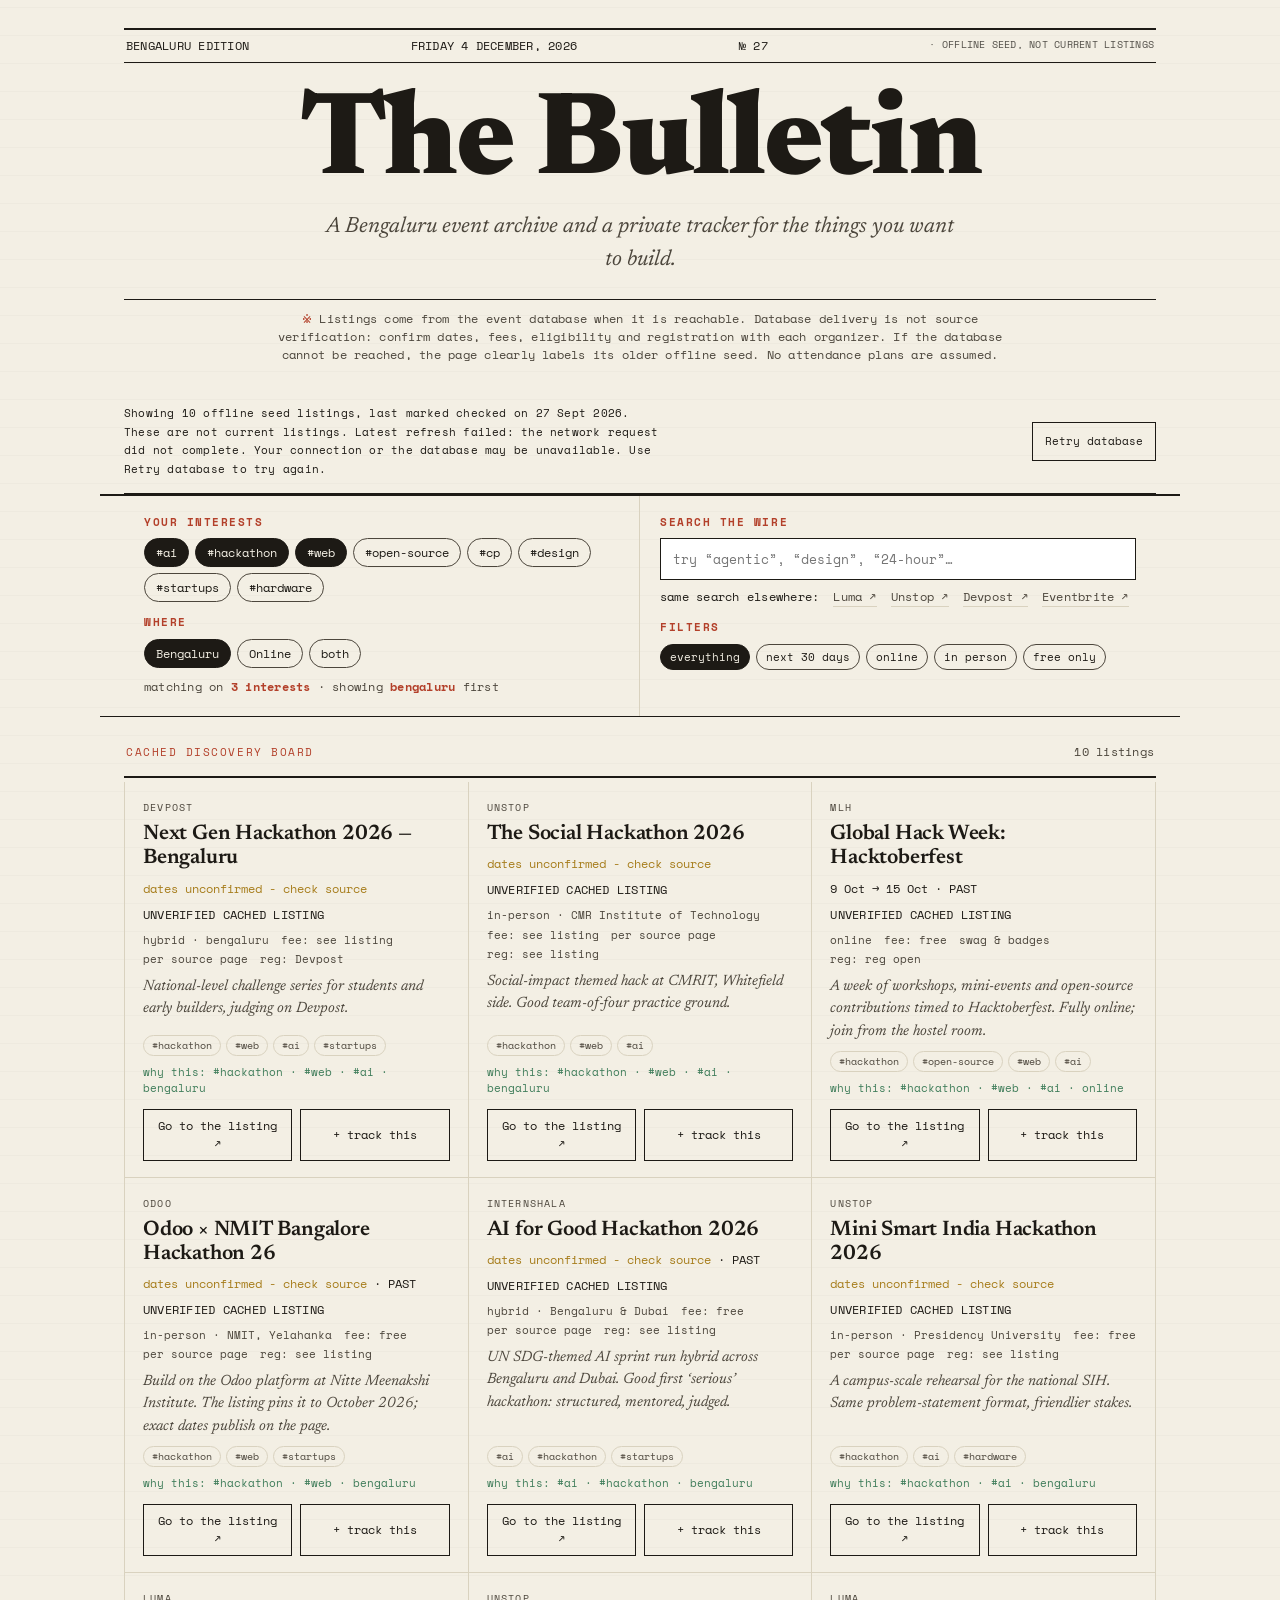
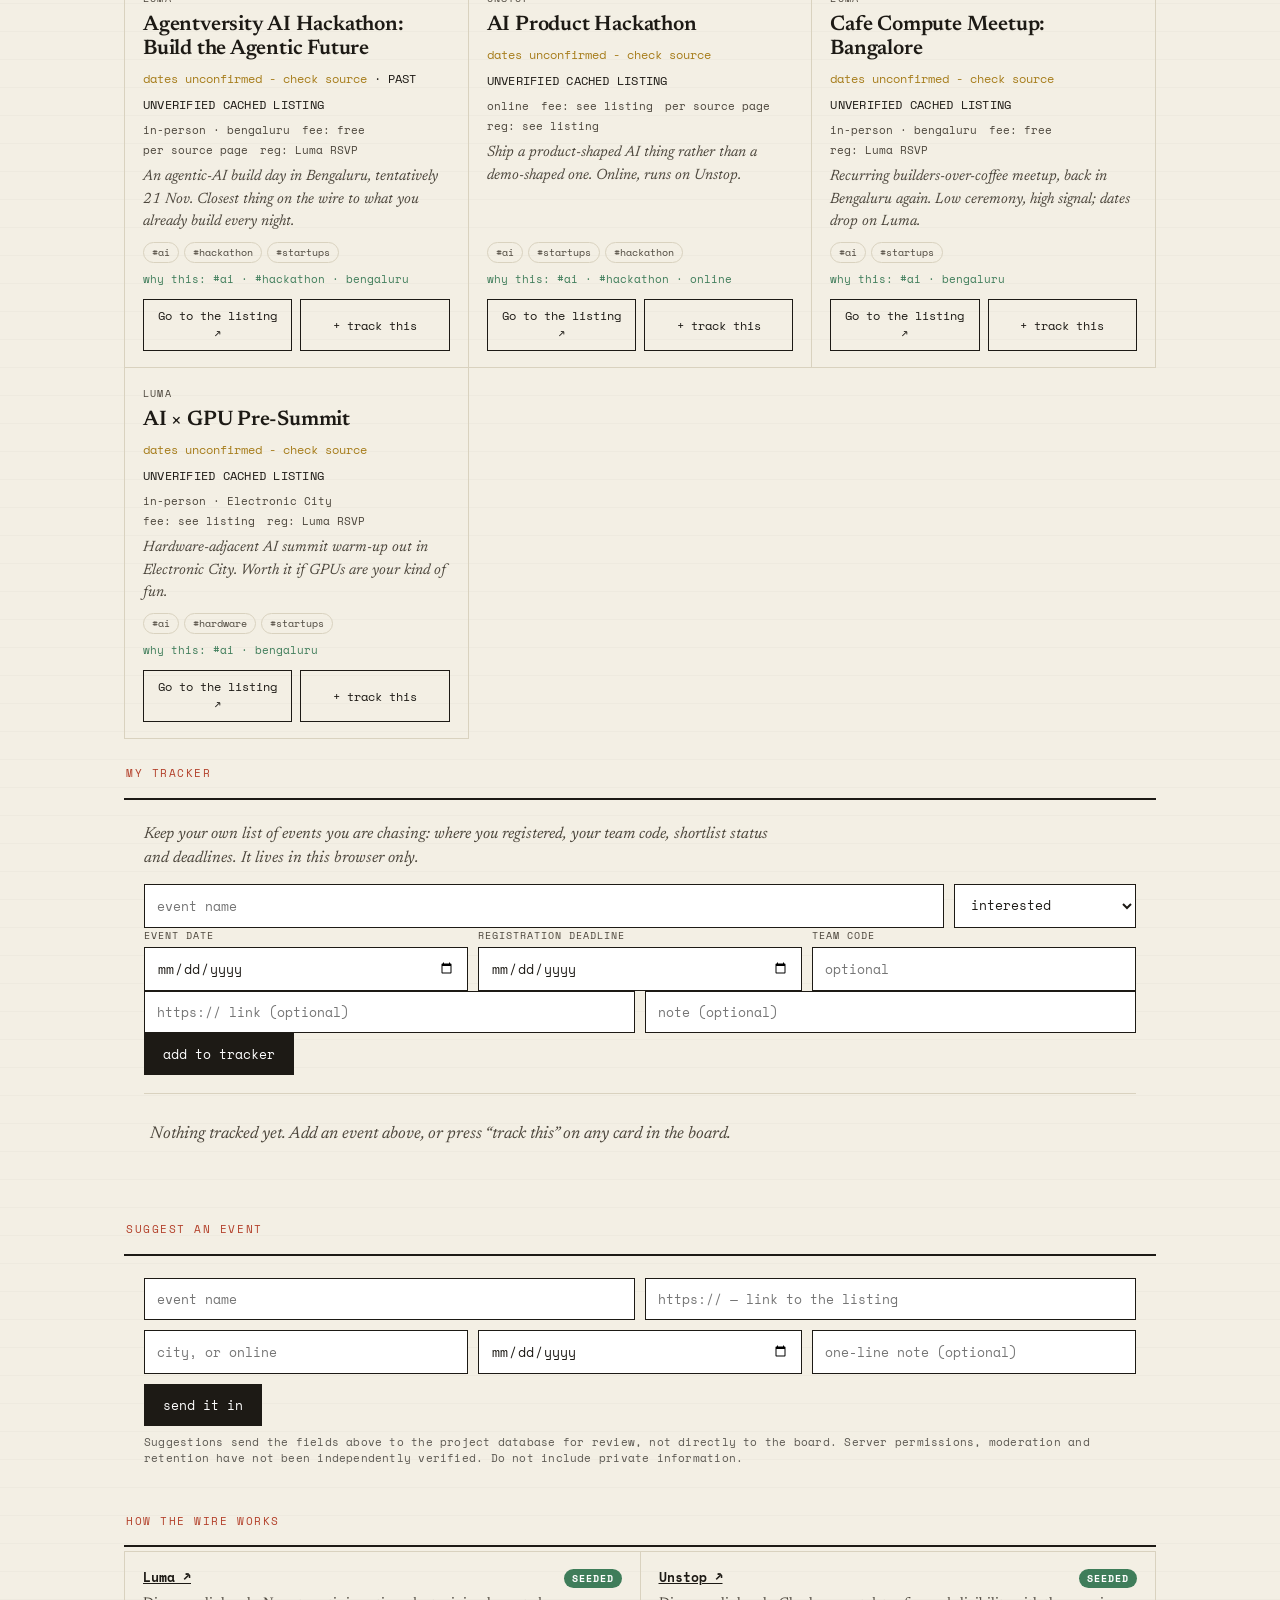
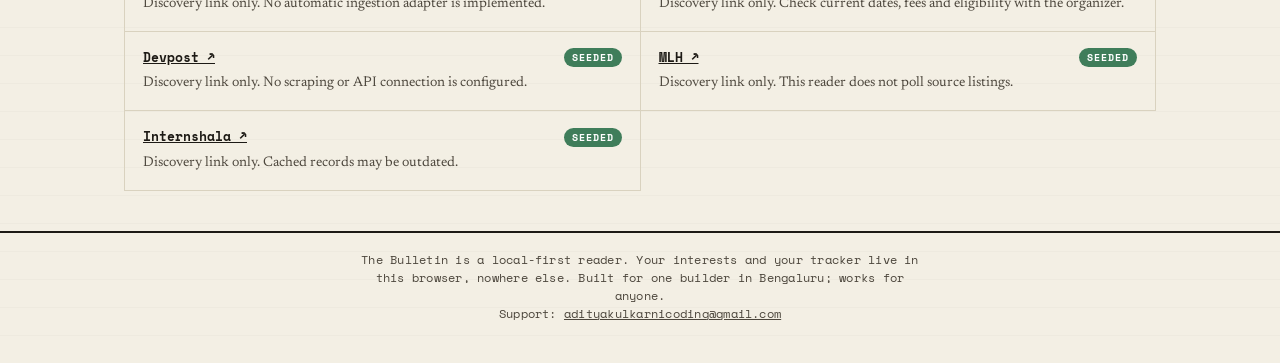
<file: index.html>
<!doctype html>
<html lang="en">
<head>
<meta charset="utf-8">
<meta name="viewport" content="width=device-width, initial-scale=1">
<title>The Bulletin — Bengaluru, for builders</title>
<link rel="stylesheet" href="assets/fonts.css">
<meta name="description" content="Bengaluru event archive with an explainable filter and private browser-local tracker. Verify dates and fees with each organizer.">
<meta name="theme-color" content="#f3efe4"><meta name="referrer" content="no-referrer">
<link rel="canonical" href="https://bulletin-two-weld.vercel.app/">
<meta property="og:title" content="The Bulletin / Bengaluru event reader"><meta property="og:description" content="Cached discovery links and a private tracker. Not a verified current event feed."><meta property="og:type" content="website"><meta property="og:url" content="https://bulletin-two-weld.vercel.app/">
<meta http-equiv="Content-Security-Policy" content="default-src 'self'; script-src 'self'; style-src 'self'; font-src 'self' data:; connect-src https://iljapbrjcxhtymtkiuea.supabase.co; img-src 'self'; object-src 'none'; base-uri 'none'; form-action 'none'">
<link rel="stylesheet" href="styles.css">
</head>
<body>
<header class="masthead">
  <div class="topline mono"><span id="edition">Bengaluru edition</span><span id="dateline"></span><span>№ 27</span><span id="datapill"></span></div>
  <h1>The Bulletin</h1>
  <p class="dekk">A Bengaluru event archive and a private tracker for the things you want to build.</p>
  <div class="rule"></div>
  <p class="record mono">Listings come from the event database when it is reachable. Database delivery is not source verification: confirm dates, fees, eligibility and registration with each organizer. If the database cannot be reached, the page clearly labels its older offline seed. No attendance plans are assumed.</p>
  <div class="feed-status mono"><p id="feed-status" role="status" aria-live="polite">Loading the event database. The offline seed is shown until it responds.</p><button id="feed-retry" type="button" disabled>Loading listings...</button></div>
</header>

<nav class="controls" id="controls">
  <section class="panel" id="profile-panel">
    <h2 class="kicker">Your interests</h2>
    <div class="chips" id="interest-chips"></div>
    <h2 class="kicker">Where</h2>
    <div class="chips" id="place-chips"></div>
    <div class="profile-line mono" id="profile-line"></div><p id="pref-status" class="mono" role="status"></p>
  </section>
  <section class="panel">
    <h2 class="kicker">Search the wire</h2>
    <div class="searchrow"><input id="q" aria-label="Search cached events" type="search" placeholder="try “agentic”, “design”, “24-hour”…" autocomplete="off"></div>
    <div class="outlinks mono" id="outlinks"></div>
    <h2 class="kicker">Filters</h2>
    <div class="chips small" id="filter-chips"></div>
  </section>
</nav>

<main>
  <div class="sectionhead"><span class="kicker">Cached discovery board</span><span class="mono" id="count"></span></div>
  <div id="board" class="board"></div>
  <div id="empty" class="empty" hidden>Nothing on the wire matches that. Loosen a filter, or search the sources directly above.</div>

  <div class="sectionhead" id="tracker"><span class="kicker">My tracker</span><span class="mono" id="tr-count"></span></div>
  <section class="panel tracker">
    <p class="tr-intro">Keep your own list of events you are chasing: where you registered, your team code, shortlist status and deadlines. It lives in this browser only.</p>
    <form id="tr-form">
      <div class="suggrow"><input id="tr-name" aria-label="Event name" placeholder="event name" required maxlength="120" autocomplete="off"><select id="tr-status" aria-label="status"></select></div>
      <div class="suggrow">
        <label class="tr-lab">event date<input id="tr-date" type="date"></label>
        <label class="tr-lab">registration deadline<input id="tr-deadline" type="date"></label>
        <label class="tr-lab">team code<input id="tr-team" placeholder="optional" maxlength="80" autocomplete="off"></label>
      </div>
      <div class="suggrow"><input id="tr-link" aria-label="Event URL" type="url" placeholder="https:// link (optional)" maxlength="600" autocomplete="off"><input id="tr-note" aria-label="Tracker note" placeholder="note (optional)" maxlength="200" autocomplete="off"></div>
      <div class="tr-btns"><button type="submit" class="go-btn" id="tr-submit">add to tracker</button><button type="button" class="tr-mini" id="tr-cancel" hidden>cancel edit</button></div>
    </form>
    <p class="mono tr-warn" id="tr-warn" role="status" hidden>This browser blocked saving, so your list will be lost when you close the tab. Download it now for backup.</p>
    <div id="tr-list" class="tr-list"></div>
    <div id="tr-tools" class="tr-tools mono" hidden><button class="tr-mini" id="tr-export" type="button">download as file</button><button class="tr-mini danger" id="tr-clear" type="button">clear all</button><span>Stored on this device only. Clearing site data erases it.</span></div>
  </section>

  <div class="sectionhead"><span class="kicker">Suggest an event</span><span class="mono" id="suggest-status" role="status"></span></div>
  <section class="panel suggest">
    <form id="suggest-form">
      <div class="suggrow"><input id="sg-name" aria-label="Suggested event name" placeholder="event name" required maxlength="300" autocomplete="off"><input id="sg-url" aria-label="Source listing URL" type="url" placeholder="https:// — link to the listing" required maxlength="600" autocomplete="off"></div>
      <div class="suggrow"><input id="sg-city" aria-label="City" placeholder="city, or online" maxlength="100" autocomplete="off"><input id="sg-date" type="date" aria-label="start date"><input id="sg-note" aria-label="Suggestion note" placeholder="one-line note (optional)" maxlength="1000" autocomplete="off"></div>
      <button type="submit" class="go-btn">send it in</button>
    </form>
    <p class="mono sugg-note">Suggestions send the fields above to the project database for review, not directly to the board. Server permissions, moderation and retention have not been independently verified. Do not include private information.</p>
  </section>

  <div class="sectionhead"><span class="kicker">How the wire works</span></div>
  <section class="sources" id="sources"></section>
</main>

<footer class="colophon mono">
  <p>The Bulletin is a local-first reader. Your interests and your tracker live in this browser, nowhere else. Built for one builder in Bengaluru; works for anyone.</p>
<p>Support: <a href="mailto:adityakulkarnicoding@gmail.com">adityakulkarnicoding@gmail.com</a></p></footer>
<script src="events.js"></script>
<script src="app.js"></script>
<script src="tracker.js"></script>
</body>
</html>
</file>
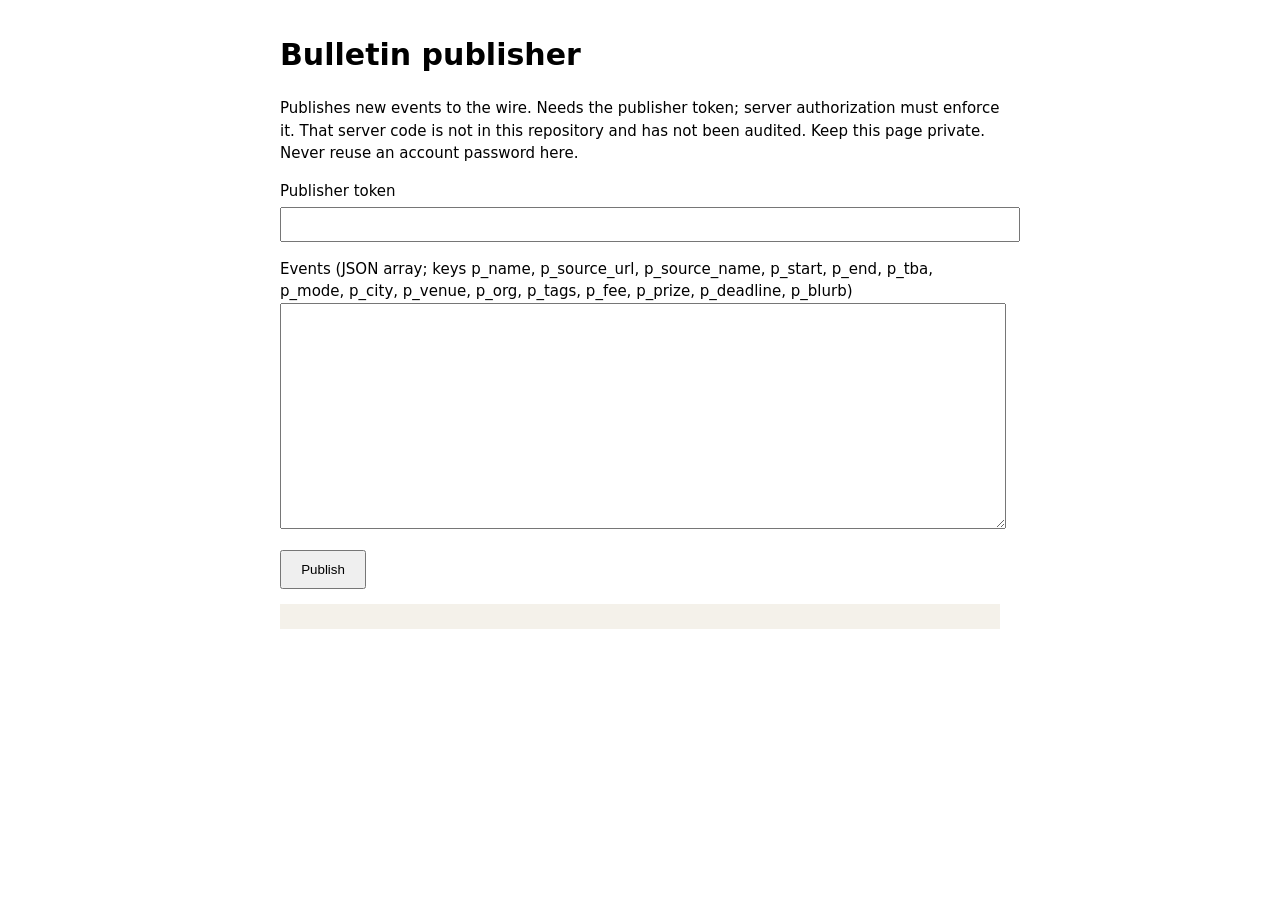
<file: ingest.html>
<!doctype html>
<html lang="en"><head><meta charset="utf-8"><meta name="robots" content="noindex,nofollow">
<meta name="viewport" content="width=device-width,initial-scale=1"><title>Bulletin publisher</title>
<style>body{font:15px/1.5 system-ui,sans-serif;max-width:720px;margin:2rem auto;padding:0 1rem}textarea{width:100%;height:220px;font:13px monospace}input{width:100%;padding:.5rem;margin:.3rem 0 1rem}button{padding:.6rem 1.2rem}pre{background:#f4f1ea;padding:.8rem;white-space:pre-wrap}</style></head>
<body><h1>Bulletin publisher</h1>
<p>Publishes new events to the wire. Needs the publisher token; server authorization must enforce it. That server code is not in this repository and has not been audited. Keep this page private. Never reuse an account password here.</p>
<label for="tok">Publisher token</label><input id="tok" type="password" autocomplete="off">
<label for="ev">Events (JSON array; keys p_name, p_source_url, p_source_name, p_start, p_end, p_tba, p_mode, p_city, p_venue, p_org, p_tags, p_fee, p_prize, p_deadline, p_blurb)</label>
<textarea id="ev"></textarea><p><button id="go" type="button">Publish</button></p><pre id="out"></pre>
<script>
const SB_URL="https://iljapbrjcxhtymtkiuea.supabase.co";
const SB_KEY="sb_publishable_bKtD9c5Q0GzMFNOZQ58z8A_WCIxbRt8";
document.getElementById("go").addEventListener("click",async()=>{
  const out=document.getElementById("out");out.textContent="";
  let list;try{list=JSON.parse(document.getElementById("ev").value);if(!Array.isArray(list))throw 0}catch(e){out.textContent="Events must be a JSON array.";return}
  if(list.length>20 || document.getElementById('ev').value.length>50000){out.textContent='At most 20 events and 50KB per batch.';return}
  if(list.some(ev=>!ev||typeof ev!=='object'||typeof ev.p_name!=='string'||!/^https:\/\//.test(ev.p_source_url||''))){out.textContent='Each event needs a name and HTTPS source URL.';return}
  const limits={p_name:300,p_source_url:600,p_source_name:100,p_city:100,p_venue:300,p_org:200,p_fee:100,p_prize:200,p_deadline:200,p_blurb:2000};
  for(const ev of list){for(const [k,max] of Object.entries(limits)){if(ev[k]!=null&&(typeof ev[k]!=='string'||ev[k].length>max)){out.textContent=k+' must be text of at most '+max+' characters. Nothing sent.';return}}if(!['online','in-person','hybrid'].includes(ev.p_mode)||!Array.isArray(ev.p_tags)||ev.p_tags.length>8){out.textContent='Check event mode and at most 8 tags. Nothing sent.';return}}
  const tok=document.getElementById("tok").value;if(!tok){out.textContent='Publisher token required.';return}
  const button=document.getElementById('go');button.disabled=true;
  for(const ev of list){
    const c=new AbortController(),t=setTimeout(()=>c.abort(),15000);
    try{
      const r=await fetch(SB_URL+"/rest/v1/rpc/ingest_event",{method:"POST",signal:c.signal,headers:{apikey:SB_KEY,"Content-Type":"application/json","x-ingest-token":tok},body:JSON.stringify(ev)});
      if(!r.ok)throw Error('HTTP '+r.status);
      const result=await r.json();
      if(!['added','duplicate'].includes(result)){out.textContent+=(ev.p_name||'?')+' -> not published: '+String(result).slice(0,240)+'\n';break}
      const u=new URL(SB_URL+'/rest/v1/events');u.searchParams.set('select','id,name,source_url');u.searchParams.set('source_url','eq.'+ev.p_source_url);u.searchParams.set('limit','2');
      const check=await fetch(u,{signal:c.signal,headers:{apikey:SB_KEY},cache:'no-store'});
      if(!check.ok)throw Error('Read-back HTTP '+check.status);const rows=await check.json();
      if(!Array.isArray(rows)||!rows.some(x=>x.name===ev.p_name&&x.source_url===ev.p_source_url)){out.textContent+=(ev.p_name||'?')+' -> '+result+' reported, but exact listing not verified. Batch stopped.\n';break}
      out.textContent+=(ev.p_name||'?')+' -> '+(result==='added'?'published and verified':'already present and verified')+'\n';
    }catch(e){out.textContent+=(ev.p_name||"?")+" -> delivery unconfirmed, batch stopped. Do not retry automatically.\n";break}finally{clearTimeout(t)}
  }
  document.getElementById("tok").value="";button.disabled=false;out.textContent+="Batch ended. Verify server records before any retry.\n";
});
</script></body></html>
</file>
<file: assets/fonts.css>
@font-face {
  font-family: 'Newsreader';
  font-style: italic;
  font-weight: 400;
  font-display: swap;
  src: url([data-uri]) format('woff');
}
@font-face {
  font-family: 'Newsreader';
  font-style: normal;
  font-weight: 400;
  font-display: swap;
  src: url([data-uri]) format('woff');
}
@font-face {
  font-family: 'Newsreader';
  font-style: normal;
  font-weight: 600;
  font-display: swap;
  src: url([data-uri]) format('woff');
}
@font-face {
  font-family: 'Newsreader';
  font-style: normal;
  font-weight: 800;
  font-display: swap;
  src: url([data-uri]) format('woff');
}
@font-face {
  font-family: 'Space Mono';
  font-style: normal;
  font-weight: 400;
  font-display: swap;
  src: url([data-uri]) format('woff');
}
@font-face {
  font-family: 'Space Mono';
  font-style: normal;
  font-weight: 700;
  font-display: swap;
  src: url([data-uri]) format('woff');
}
</file>
<file: styles.css>
:root{
  --paper:#f3efe4; --ink:#1d1a15; --ink2:#4c463c; --rule:#d9d2bf;
  --red:#b3402a; --green:#3f7d5a; --ochre:#a67c1a;
}
*{box-sizing:border-box;margin:0;padding:0}
html{scroll-behavior:smooth}
body{background:var(--paper);color:var(--ink);font-family:"Newsreader",Georgia,serif;font-weight:400;line-height:1.5;
  background-image:repeating-linear-gradient(0deg,transparent 0 27px,rgba(29,26,21,.025) 27px 28px)}
.mono{font-family:"Space Mono",monospace;font-size:12px;letter-spacing:.02em}
.masthead{max-width:1080px;margin:0 auto;padding:28px 24px 0}
.topline{display:flex;justify-content:space-between;border-top:2.5px solid var(--ink);border-bottom:1px solid var(--ink);padding:7px 2px;text-transform:uppercase}
h1{font-weight:800;font-size:clamp(56px,10vw,118px);letter-spacing:-.02em;line-height:.95;text-align:center;padding:26px 0 10px;font-variation-settings:"opsz" 72}
.dekk{text-align:center;font-style:italic;font-size:clamp(17px,2.4vw,22px);color:var(--ink2);max-width:640px;margin:0 auto 22px}
.rule{border-top:1px solid var(--ink);margin:0 0 10px}
.record{color:var(--ink2);max-width:760px;margin:0 auto 26px;text-align:center}
.record::before{content:"※ ";color:var(--red)}
.controls{max-width:1080px;margin:0 auto;padding:0 24px;display:grid;grid-template-columns:1fr 1fr;gap:0;border-top:2.5px solid var(--ink);border-bottom:1px solid var(--ink)}
.panel{padding:18px 20px 20px}
.panel:first-child{border-right:1px solid var(--rule)}
.kicker{font-family:"Space Mono",monospace;font-size:11px;letter-spacing:.14em;text-transform:uppercase;color:var(--red);margin:12px 0 8px}
.kicker:first-child{margin-top:0}
.chips{display:flex;flex-wrap:wrap;gap:6px;margin-bottom:6px}
.chip{font-family:"Space Mono",monospace;font-size:12px;padding:5px 11px;border:1px solid var(--ink2);border-radius:999px;background:transparent;color:var(--ink);cursor:pointer;transition:all .15s}
.chip:hover{border-color:var(--ink);transform:translateY(-1px)}
.chip.on{background:var(--ink);color:var(--paper);border-color:var(--ink)}
.chips.small .chip{font-size:11px;padding:4px 9px}
.profile-line{margin-top:10px;color:var(--ink2);font-style:normal}
.profile-line b{color:var(--red);font-weight:700}
.searchrow input{width:100%;font-family:"Space Mono",monospace;font-size:13px;padding:10px 12px;background:#fff;border:1px solid var(--ink);color:var(--ink);outline:none}
.searchrow input:focus{box-shadow:3px 3px 0 var(--red)}
.outlinks{margin-top:8px;display:flex;flex-wrap:wrap;gap:4px 14px;min-height:18px}
.outlinks a{color:var(--ink2);text-decoration:none;border-bottom:1px solid var(--rule)}
.outlinks a:hover{color:var(--red);border-color:var(--red)}
main{max-width:1080px;margin:0 auto;padding:0 24px}
.sectionhead{display:flex;justify-content:space-between;align-items:baseline;border-bottom:2.5px solid var(--ink);padding:26px 2px 8px;margin-bottom:4px}
#count{color:var(--ink2)}
.board{display:grid;grid-template-columns:repeat(3,1fr);gap:0;border-left:1px solid var(--rule)}
.card{border-right:1px solid var(--rule);border-bottom:1px solid var(--rule);padding:18px 18px 16px;display:flex;flex-direction:column;gap:8px;position:relative;background:transparent;transition:background .15s}
.card:hover{background:#efe9d8}
.card.mine{background:#e9e2cd}
.card.mine:hover{background:#e4dcc4}
.card .src{font-family:"Space Mono",monospace;font-size:10px;letter-spacing:.12em;text-transform:uppercase;color:var(--ink2);display:flex;justify-content:space-between}
.card .src .you{color:var(--red)}
.card h3{font-size:21px;font-weight:600;line-height:1.15;letter-spacing:-.01em}
.card h3 a{color:inherit;text-decoration:none}
.card h3 a:hover{color:var(--red)}
.date{font-family:"Space Mono",monospace;font-size:12px;color:var(--ink)}
.date .tba{color:var(--ochre);font-style:normal}
.meta{font-family:"Space Mono",monospace;font-size:11px;color:var(--ink2);display:flex;flex-wrap:wrap;gap:3px 12px}
.blurb{font-size:15px;color:var(--ink2);font-style:italic;flex:1}
.tags{display:flex;flex-wrap:wrap;gap:5px}
.tag{font-family:"Space Mono",monospace;font-size:10px;padding:2px 8px;border:1px solid var(--rule);border-radius:999px;color:var(--ink2)}
.why{font-family:"Space Mono",monospace;font-size:11px;color:var(--green)}
.clash{font-family:"Space Mono",monospace;font-size:11px;color:var(--red);border-top:1px dashed var(--red);padding-top:6px}
.goto{font-family:"Space Mono",monospace;font-size:12px;color:var(--ink);text-decoration:none;border:1px solid var(--ink);padding:7px 12px;text-align:center;transition:all .15s;margin-top:4px}
.goto:hover{background:var(--red);border-color:var(--red);color:#fff}
.empty{padding:48px 20px;text-align:center;font-style:italic;color:var(--ink2);font-size:18px}
.sources{display:grid;grid-template-columns:repeat(2,1fr);gap:0;border-left:1px solid var(--rule);border-top:1px solid var(--rule);margin-bottom:40px}
.source{border-right:1px solid var(--rule);border-bottom:1px solid var(--rule);padding:16px 18px}
.source h4{font-family:"Space Mono",monospace;font-size:13px;display:flex;justify-content:space-between;align-items:center}
.st{font-size:10px;padding:2px 8px;border-radius:999px;text-transform:uppercase;letter-spacing:.1em}
.st.seeded{background:var(--green);color:#fff}
.st.adapter-spec{background:var(--paper);color:var(--ochre);border:1px solid var(--ochre)}
.source p{font-size:14px;color:var(--ink2);margin-top:6px}
.source a{color:var(--ink)}
.colophon{border-top:2.5px solid var(--ink);padding:18px 24px 40px;text-align:center;color:var(--ink2)}
.colophon p{max-width:560px;margin:0 auto}
@media(max-width:820px){.controls{grid-template-columns:1fr}.panel:first-child{border-right:0;border-bottom:1px solid var(--rule)}.board{grid-template-columns:1fr 1fr}.sources{grid-template-columns:1fr}}
@media(max-width:560px){.board{grid-template-columns:1fr}.topline{font-size:10px}}

.suggest form{display:flex;flex-direction:column;gap:10px}
.suggrow{display:flex;gap:10px;flex-wrap:wrap}
.suggrow input{flex:1;min-width:180px;font-family:"Space Mono",monospace;font-size:13px;padding:10px 12px;background:#fff;border:1px solid var(--ink);color:var(--ink);outline:none}
.suggrow input:focus{box-shadow:3px 3px 0 var(--red)}
.go-btn{font-family:"Space Mono",monospace;font-size:13px;padding:10px 18px;background:var(--ink);color:#fff;border:1px solid var(--ink);cursor:pointer;align-self:flex-start}
.go-btn:hover{background:var(--red);border-color:var(--red)}
.sugg-note{font-size:11px;opacity:.7;margin-top:8px}
#datapill{font-size:10px;opacity:.75}
#suggest-status{font-size:11px}

.cardbtns{display:flex;gap:8px;margin-top:4px}
.cardbtns .goto{flex:1;margin-top:0;background:transparent;font-family:"Space Mono",monospace;cursor:pointer}
.cardbtns .track:hover{background:var(--ink);border-color:var(--ink)}
.tracker .tr-intro{font-size:16px;color:var(--ink2);font-style:italic;margin-bottom:14px;max-width:640px}
.tracker select,.tr-lab input{font-family:"Space Mono",monospace;font-size:13px;padding:10px 12px;background:#fff;border:1px solid var(--ink);color:var(--ink);outline:none}
.tracker select{min-width:180px}
.tracker select:focus,.tr-lab input:focus{box-shadow:3px 3px 0 var(--red)}
.tr-lab{flex:1;min-width:180px;display:flex;flex-direction:column;gap:4px;font-family:"Space Mono",monospace;font-size:10px;letter-spacing:.1em;text-transform:uppercase;color:var(--ink2)}
.tr-lab input{width:100%;text-transform:none;letter-spacing:0}
.tr-btns{display:flex;gap:12px;align-items:center}
.tr-mini{font-family:"Space Mono",monospace;font-size:11px;padding:4px 10px;background:transparent;border:1px solid var(--ink2);color:var(--ink);cursor:pointer;border-radius:999px}
.tr-mini:hover{border-color:var(--ink);background:var(--ink);color:var(--paper)}
.tr-mini.danger:hover{background:var(--red);border-color:var(--red);color:#fff}
.tr-list{margin-top:18px;border-top:1px solid var(--rule)}
.tr-empty{padding:28px 6px;font-style:italic;color:var(--ink2);font-size:17px}
.tr-item{display:flex;justify-content:space-between;gap:18px;padding:16px 4px;border-bottom:1px solid var(--rule)}
.tr-item.closed{opacity:.55}
.tr-main{min-width:0;display:flex;flex-direction:column;gap:6px}
.tr-main h3{font-size:21px;font-weight:600;line-height:1.15;letter-spacing:-.01em;overflow-wrap:anywhere}
.tr-main h3 a{color:inherit;text-decoration:none;border-bottom:1px solid var(--rule)}
.tr-main h3 a:hover{color:var(--red)}
.tr-dates{display:flex;flex-wrap:wrap;gap:4px 16px;font-family:"Space Mono",monospace;font-size:12px}
.tr-when{color:var(--ink2)}.tr-when b{font-weight:700;color:var(--ink)}
.tr-when.warm{color:var(--ochre)}.tr-when.hot{color:var(--red);font-weight:700}.tr-when.past{text-decoration:line-through;opacity:.7}
.tr-team{color:var(--ink2)}
.tr-team code{font-family:"Space Mono",monospace;background:#fff;border:1px solid var(--rule);padding:2px 7px;color:var(--ink);user-select:all;overflow-wrap:anywhere}
.tr-note{font-size:15px;color:var(--ink2);font-style:italic;overflow-wrap:anywhere}
.tr-side{display:flex;flex-direction:column;align-items:flex-end;gap:10px;flex-shrink:0}
.tr-actions{display:flex;gap:6px}
.tr-status{font-size:12px!important;padding:6px 10px!important;min-width:0!important}
.tr-status.s-registered,.tr-status.s-shortlisted,.tr-status.s-submitted{border-color:var(--green)!important;color:var(--green)}
.tr-status.s-pending,.tr-status.s-waitlist{border-color:var(--ochre)!important;color:var(--ochre)}
.tr-status.s-out{border-color:var(--red)!important;color:var(--red)}
.tr-tools{display:flex;flex-wrap:wrap;gap:10px;align-items:center;margin-top:14px;color:var(--ink2);font-size:11px}
.tr-warn{margin-top:10px;color:var(--red)}
@media(max-width:560px){.tr-item{flex-direction:column;gap:12px}.tr-side{flex-direction:row;align-items:center;justify-content:space-between;width:100%}.tracker select{min-width:0}}

[hidden]{display:none!important} :focus-visible{outline:3px solid var(--red);outline-offset:3px}a,button,input,select{touch-action:manipulation}button:disabled{opacity:.6;cursor:wait}.topline{gap:8px;flex-wrap:wrap}.card,.panel,.source,.suggrow>*{min-width:0}.card{overflow-wrap:anywhere}.suggrow input{max-width:100%}.source h4{gap:8px;flex-wrap:wrap}.tr-team{overflow-wrap:anywhere}.tr-side{max-width:100%}.tr-warn,#pref-status{overflow-wrap:anywhere}.colophon a{color:inherit}@media(max-width:560px){.panel{padding:18px 10px}.tr-side{flex-wrap:wrap}.suggrow input,.tr-lab{min-width:0;width:100%;flex-basis:100%}.cardbtns{flex-wrap:wrap}.cardbtns>*{min-width:110px}.record{font-size:11px}}@media(prefers-reduced-motion:reduce){html{scroll-behavior:auto}*,*:before,*:after{transition:none!important;animation:none!important}}

.feed-status{display:flex;align-items:center;justify-content:space-between;gap:16px;text-align:left;border-bottom:1px solid var(--ink);padding:14px 0;font-size:11px;line-height:1.7}.feed-status p{margin:0;max-width:78ch}.feed-status button{flex-shrink:0;padding:9px 12px;border:1px solid var(--ink);background:transparent;color:var(--ink);font:inherit;cursor:pointer}.feed-status button:hover{background:var(--ink);color:var(--paper)}@media(max-width:560px){.feed-status{align-items:flex-start;flex-direction:column;gap:10px}}
</file>
